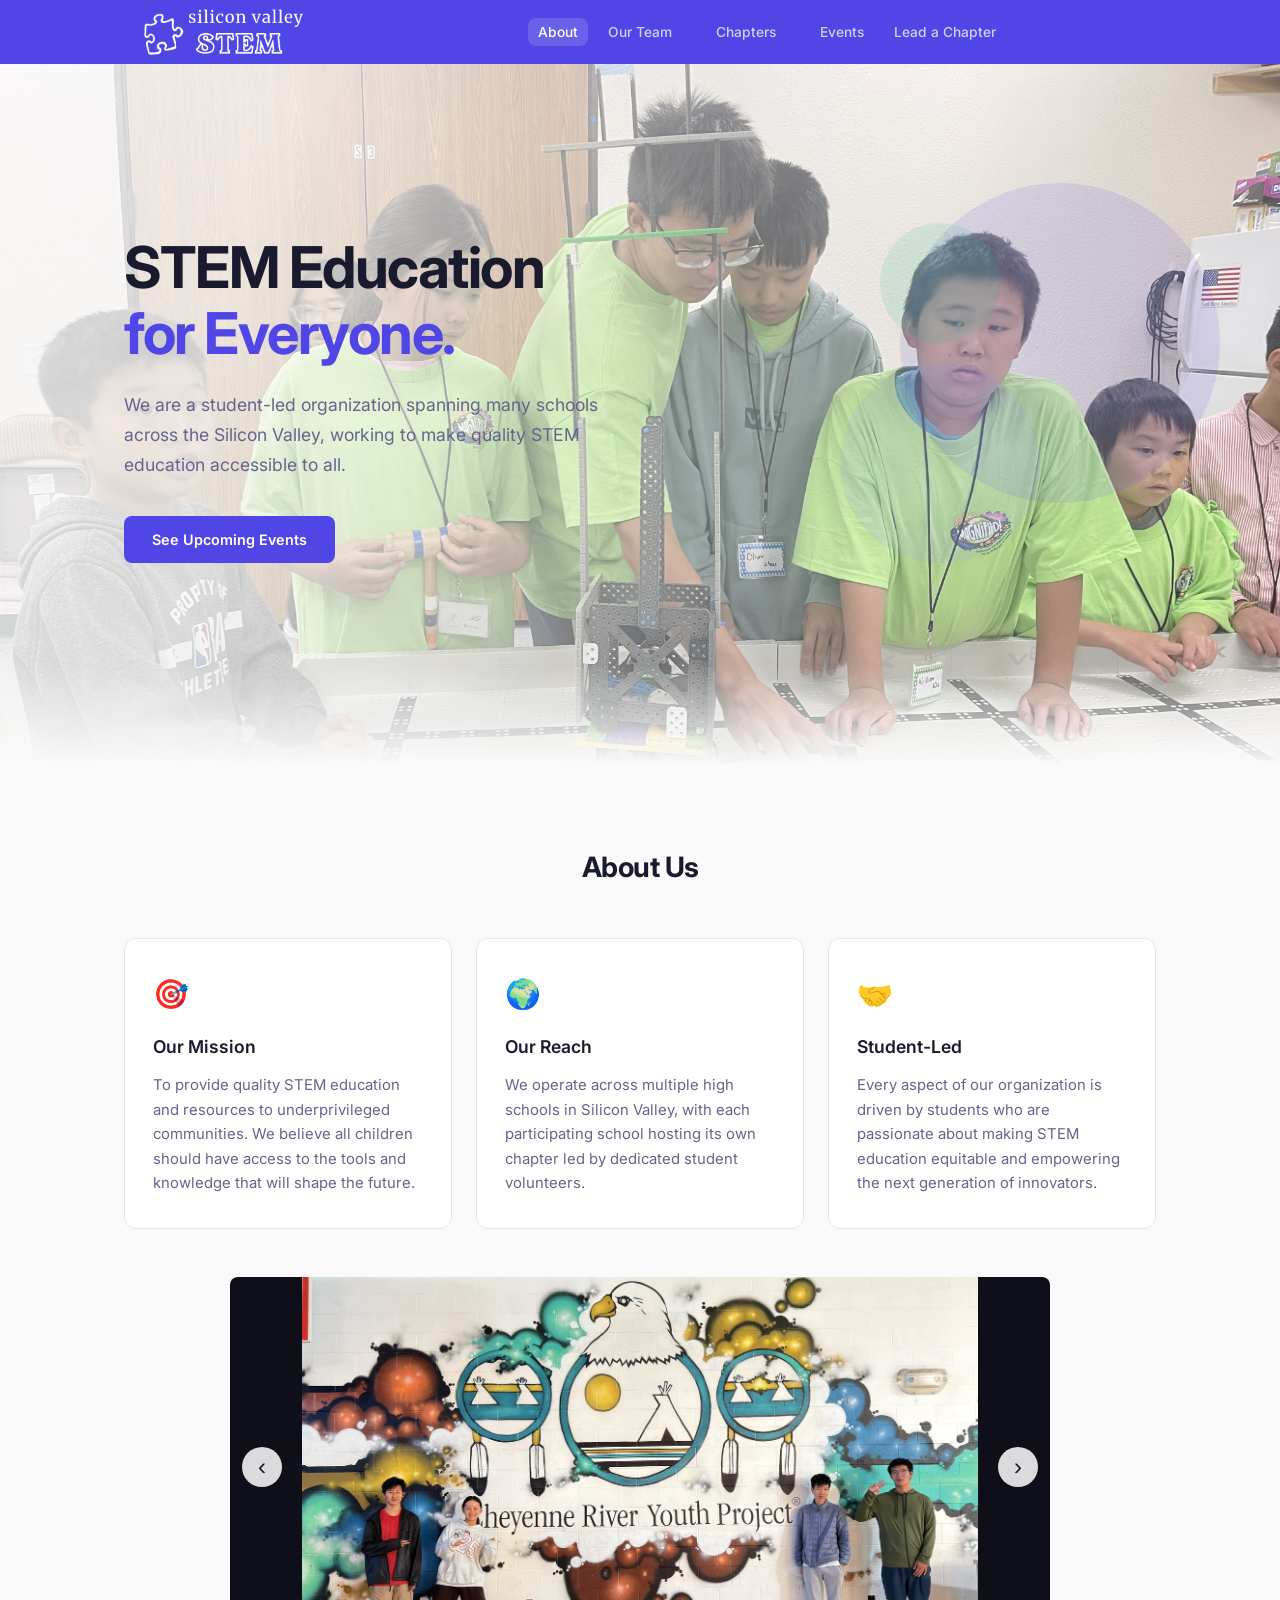
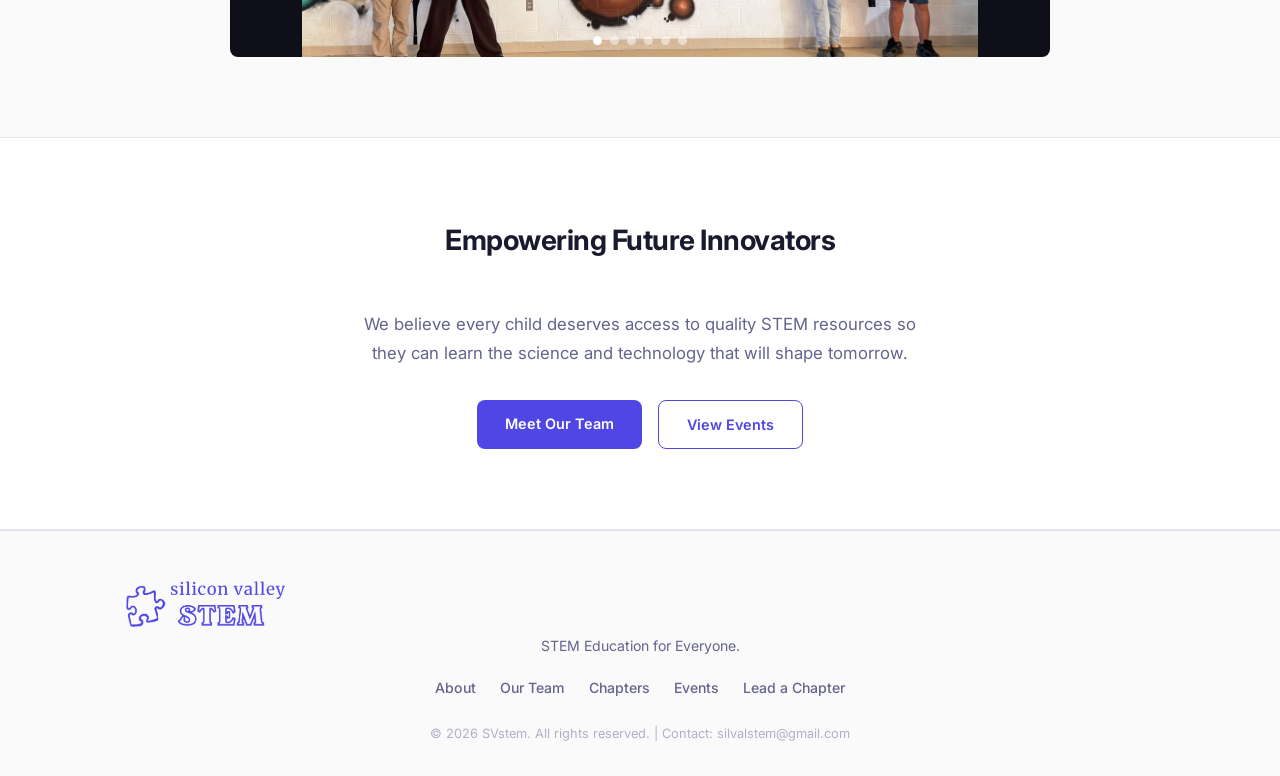
<file: index.html>
<!DOCTYPE html>
<html lang="en">
<head>
  <meta charset="UTF-8">
  <meta name="viewport" content="width=device-width, initial-scale=1.0">
  <meta name="description" content="SVstem — A student-led organization providing quality STEM education and resources to underprivileged communities across Silicon Valley.">
  <title>SVstem — STEM Education for All</title>
  <link rel="preconnect" href="https://fonts.googleapis.com">
  <link rel="preconnect" href="https://fonts.gstatic.com" crossorigin>
  <link href="https://fonts.googleapis.com/css2?family=Inter:wght@300;400;500;600;700&display=swap" rel="stylesheet">
  <link rel="icon" href="favicon.ico" sizes="any">
  <link rel="icon" type="image/png" href="favicon.png">
  <link rel="apple-touch-icon" href="apple-touch-icon.png">
  <link rel="stylesheet" href="styles.css">
</head>
<body>
  <nav id="main-nav">
    <div class="nav-container">
      <a href="index.html" class="nav-logo"><img src="data/logo.png" alt="Silicon Valley STEM"></a>
      <button class="nav-toggle" id="nav-toggle" aria-label="Toggle navigation">
        <span></span><span></span><span></span>
      </button>
      <ul class="nav-links" id="nav-links">
        <li class="nav-links-group nav-links-group-start">
          <div class="nav-links-row">
            <a href="index.html" class="active">About</a>
            <a href="team.html">Our Team</a>
          </div>
        </li>
        <li class="nav-links-group nav-links-group-center">
          <a href="chapters.html">Chapters</a>
        </li>
        <li class="nav-links-group nav-links-group-end">
          <div class="nav-links-row">
            <a href="events.html">Events</a>
            <a href="lead-a-chapter.html">Lead a Chapter</a>
          </div>
        </li>
      </ul>
    </div>
  </nav>

  <main>
    <section class="hero" id="hero">
      <div class="hero-inner">
        <div class="hero-content">
          <h1 class="hero-title">STEM Education<br><span class="text-accent">for Everyone.</span></h1>
          <p class="hero-subtitle">We are a student-led organization spanning many schools across the Silicon Valley, working to make quality STEM education accessible to all.</p>
          <a href="events.html" class="btn btn-primary">See Upcoming Events</a>
        </div>
        <div class="hero-decoration">
          <div class="hero-shape shape-1"></div>
          <div class="hero-shape shape-2"></div>
          <div class="hero-shape shape-3"></div>
        </div>
      </div>
    </section>

    <section class="section" id="about">
      <div class="container">
        <h2 class="section-title">About Us</h2>
        <div class="about-grid">
          <div class="about-card">
            <div class="about-icon">🎯</div>
            <h3>Our Mission</h3>
            <p>To provide quality STEM education and resources to underprivileged communities. We believe all children should have access to the tools and knowledge that will shape the future.</p>
          </div>
          <div class="about-card">
            <div class="about-icon">🌍</div>
            <h3>Our Reach</h3>
            <p>We operate across multiple high schools in Silicon Valley, with each participating school hosting its own chapter led by dedicated student volunteers.</p>
          </div>
          <div class="about-card">
            <div class="about-icon">🤝</div>
            <h3>Student-Led</h3>
            <p>Every aspect of our organization is driven by students who are passionate about making STEM education equitable and empowering the next generation of innovators.</p>
          </div>
        </div>

        <div class="about-gallery">
          <div class="event-slideshow" data-slideshow>
            <div class="slide-viewport">
              <div class="slide-track">
                <img class="slide" src="data/cryp4.jpg" alt="SVstem volunteers at the Cheyenne River Youth Project" loading="lazy">
                <img class="slide" src="data/scratchworkshop1.jpeg" alt="Game design workshop at Alum Rock library" loading="lazy">
                <img class="slide" src="data/cryp2.png" alt="Students learning to code" loading="lazy">
                <img class="slide" src="data/scratchworkshop3.jpeg" alt="Participants building games in Scratch" loading="lazy">
                <img class="slide" src="data/cryp3.png" alt="Hands-on STEM instruction" loading="lazy">
                <img class="slide" src="data/cryp5.png" alt="Mentoring participants one-on-one" loading="lazy">
              </div>
              <button type="button" class="slide-arrow slide-prev" aria-label="Previous photo">‹</button>
              <button type="button" class="slide-arrow slide-next" aria-label="Next photo">›</button>
              <div class="slide-dots" aria-hidden="true"></div>
            </div>
          </div>
        </div>
      </div>
    </section>

    <section class="section section-alt" id="cta">
      <div class="container cta-container">
        <h2 class="section-title">Empowering Future Innovators</h2>
        <p class="cta-text">We believe every child deserves access to quality STEM resources so they can learn the science and technology that will shape tomorrow.</p>
        <div class="cta-actions">
          <a href="team.html" class="btn btn-primary">Meet Our Team</a>
          <a href="events.html" class="btn btn-outline">View Events</a>
        </div>
      </div>
    </section>
  </main>

  <footer id="main-footer">
    <div class="container footer-content">
      <div class="footer-brand">
        <span class="nav-logo"><img src="data/logo-footer.png" alt="Silicon Valley STEM"></span>
        <p>STEM Education for Everyone.</p>
      </div>
      <div class="footer-links">
        <a href="index.html">About</a>
        <a href="team.html">Our Team</a>
        <a href="chapters.html">Chapters</a>
        <a href="events.html">Events</a>
        <a href="lead-a-chapter.html">Lead a Chapter</a>
      </div>
      <p class="footer-copy">&copy; 2026 SVstem. All rights reserved. | Contact: silvalstem@gmail.com</p>
    </div>
  </footer>

  <script src="script.js"></script>
</body>
</html>
</file>
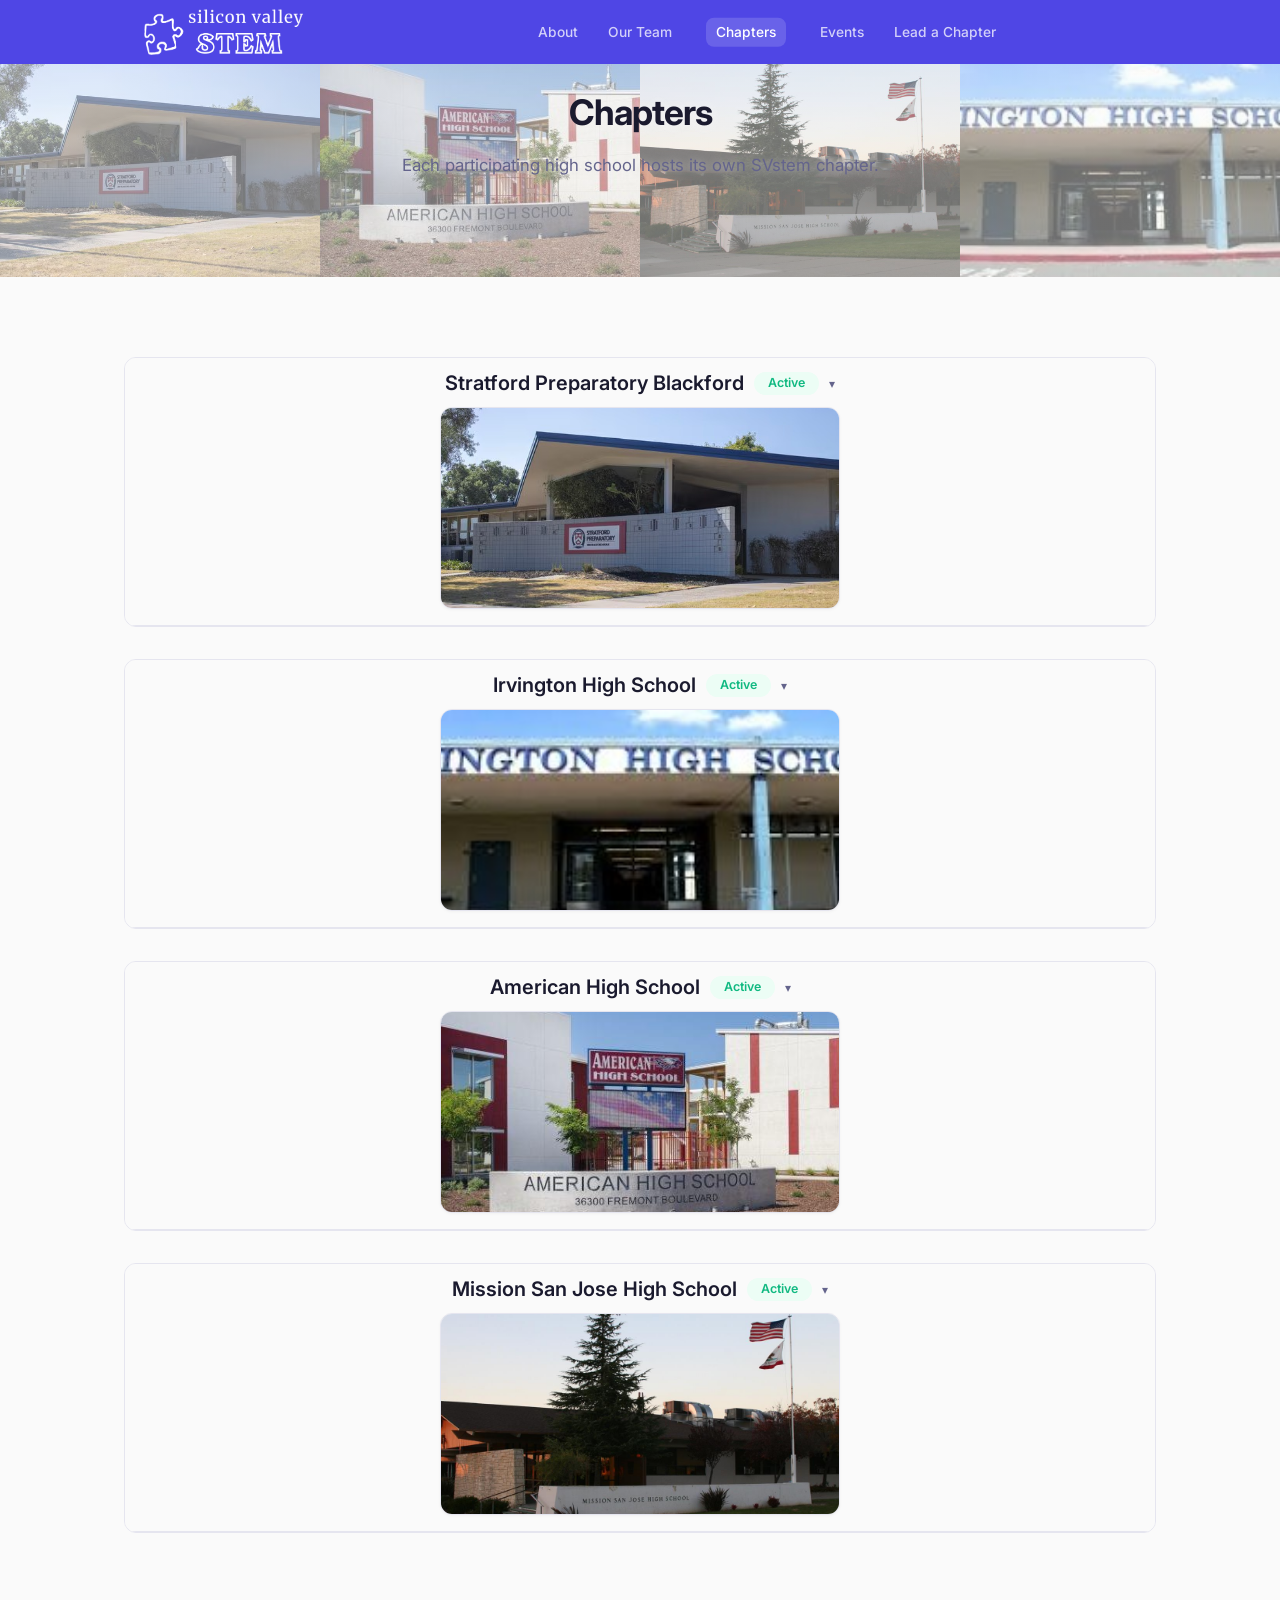
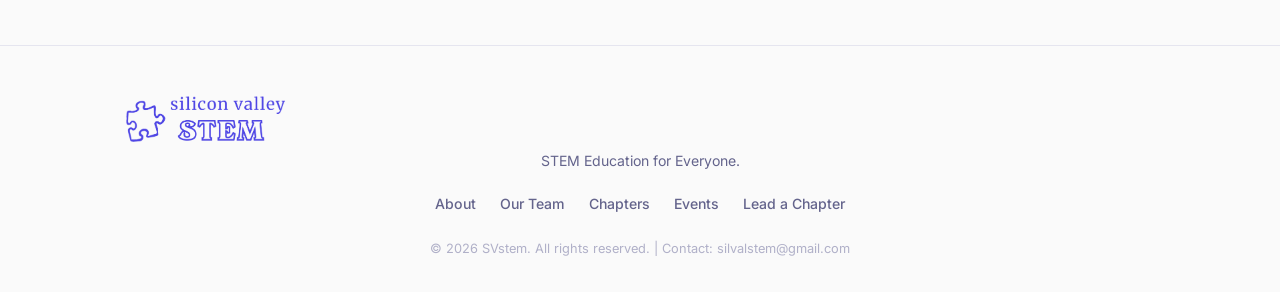
<file: chapters.html>
<!DOCTYPE html>
<html lang="en">
<head>
  <meta charset="UTF-8">
  <meta name="viewport" content="width=device-width, initial-scale=1.0">
  <meta name="description" content="SVstem chapters — each participating high school hosts a student-run chapter dedicated to STEM outreach.">
  <title>Chapters — SVstem</title>
  <link rel="preconnect" href="https://fonts.googleapis.com">
  <link rel="preconnect" href="https://fonts.gstatic.com" crossorigin>
  <link href="https://fonts.googleapis.com/css2?family=Inter:wght@300;400;500;600;700&display=swap" rel="stylesheet">
  <link rel="icon" href="favicon.ico" sizes="any">
  <link rel="icon" type="image/png" href="favicon.png">
  <link rel="apple-touch-icon" href="apple-touch-icon.png">
  <link rel="stylesheet" href="styles.css">
</head>
<body>
  <nav id="main-nav">
    <div class="nav-container">
      <a href="index.html" class="nav-logo"><img src="data/logo.png" alt="Silicon Valley STEM"></a>
      <button class="nav-toggle" id="nav-toggle" aria-label="Toggle navigation">
        <span></span><span></span><span></span>
      </button>
      <ul class="nav-links" id="nav-links">
        <li class="nav-links-group nav-links-group-start">
          <div class="nav-links-row">
            <a href="index.html">About</a>
            <a href="team.html">Our Team</a>
          </div>
        </li>
        <li class="nav-links-group nav-links-group-center">
          <a href="chapters.html" class="active">Chapters</a>
        </li>
        <li class="nav-links-group nav-links-group-end">
          <div class="nav-links-row">
            <a href="events.html">Events</a>
            <a href="lead-a-chapter.html">Lead a Chapter</a>
          </div>
        </li>
      </ul>
    </div>
  </nav>

  <main>
    <section class="page-header" id="chapters-header">
      <div class="container">
        <h1 class="page-title">Chapters</h1>
        <p class="page-description">Each participating high school hosts its own SVstem chapter.</p>
      </div>
    </section>

    <section class="section" id="chapters-list">
      <div class="container">
        <div class="chapter-card" id="chapter-stratford">
          <div class="chapter-top">
            <div class="chapter-top-inner">
              <h2 class="chapter-name-heading">
                <button type="button" class="chapter-name-toggle" id="chapter-stratford-toggle" aria-expanded="false" aria-controls="chapter-stratford-body">
                  <span class="chapter-name">Stratford Preparatory Blackford</span>
                  <span class="chapter-badge">Active</span>
                  <span class="chapter-name-chevron" aria-hidden="true">▾</span>
                </button>
              </h2>
              <div class="chapter-photo-frame">
                <img class="chapter-photo" src="data/stratford-prep.jpg" alt="Stratford Preparatory Blackford campus" loading="lazy">
              </div>
            </div>
          </div>
          <div class="chapter-sections" id="chapter-stratford-body" hidden>
            <div class="chapter-section">
              <h3>Chapter Board</h3>
              <div class="chapter-board">
                <div class="board-member">
                  <div class="board-avatar-photo" style="background-image: url('data/alanlin.png')" role="img" aria-label="Alan Lin"></div>
                  <div>
                    <p class="board-name">Alan Lin</p>
                    <p class="board-role">Head of Board</p>
                  </div>
                </div>
                <div class="board-member">
                  <div class="board-avatar">EN</div>
                  <div>
                    <p class="board-name">Ethan Nguyen</p>
                    <p class="board-role">Head of Board</p>
                  </div>
                </div>
              </div>
            </div>
          </div>
        </div>

        <div class="chapter-card" id="chapter-irvington">
          <div class="chapter-top">
            <div class="chapter-top-inner">
              <h2 class="chapter-name-heading">
                <button type="button" class="chapter-name-toggle" id="chapter-irvington-toggle" aria-expanded="false" aria-controls="chapter-irvington-body">
                  <span class="chapter-name">Irvington High School</span>
                  <span class="chapter-badge">Active</span>
                  <span class="chapter-name-chevron" aria-hidden="true">▾</span>
                </button>
              </h2>
              <div class="chapter-photo-frame">
                <img class="chapter-photo" src="data/irvington.jpg" alt="Irvington High School campus" loading="lazy">
              </div>
            </div>
          </div>
          <div class="chapter-sections" id="chapter-irvington-body" hidden>
            <div class="chapter-section">
              <h3>Chapter Board</h3>
              <div class="chapter-board">
                <div class="board-member">
                  <div class="board-avatar-photo" style="background-image: url('data/jeffreywu.png')" role="img" aria-label="Jeffrey Wu"></div>
                  <div>
                    <p class="board-name">Jeffrey Wu</p>
                    <p class="board-role">Head of Board</p>
                  </div>
                </div>
              </div>
            </div>
          </div>
        </div>

        <div class="chapter-card" id="chapter-american">
          <div class="chapter-top">
            <div class="chapter-top-inner">
              <h2 class="chapter-name-heading">
                <button type="button" class="chapter-name-toggle" id="chapter-american-toggle" aria-expanded="false" aria-controls="chapter-american-body">
                  <span class="chapter-name">American High School</span>
                  <span class="chapter-badge">Active</span>
                  <span class="chapter-name-chevron" aria-hidden="true">▾</span>
                </button>
              </h2>
              <div class="chapter-photo-frame">
                <img class="chapter-photo" src="data/american-high.jpg" alt="American High School campus" loading="lazy">
              </div>
            </div>
          </div>
          <div class="chapter-sections" id="chapter-american-body" hidden>
            <div class="chapter-section">
              <h3>Chapter Board</h3>
              <div class="chapter-board">
                <div class="board-member">
                  <div class="board-avatar-photo" style="background-image: url('data/nathanzhang.png')" role="img" aria-label="Nathan Zhang"></div>
                  <div>
                    <p class="board-name">Nathan Zhang</p>
                    <p class="board-role">Head of Board</p>
                  </div>
                </div>
              </div>
            </div>
          </div>
        </div>

        <div class="chapter-card" id="chapter-mission">
          <div class="chapter-top">
            <div class="chapter-top-inner">
              <h2 class="chapter-name-heading">
                <button type="button" class="chapter-name-toggle" id="chapter-mission-toggle" aria-expanded="false" aria-controls="chapter-mission-body">
                  <span class="chapter-name">Mission San Jose High School</span>
                  <span class="chapter-badge">Active</span>
                  <span class="chapter-name-chevron" aria-hidden="true">▾</span>
                </button>
              </h2>
              <div class="chapter-photo-frame">
                <img class="chapter-photo" src="data/mission-san-jose.jpg" alt="Mission San Jose High School campus" loading="lazy">
              </div>
            </div>
          </div>
          <div class="chapter-sections" id="chapter-mission-body" hidden>
            <div class="chapter-section">
              <h3>Chapter Board</h3>
              <div class="chapter-board">
                <div class="board-member">
                  <div class="board-avatar-photo" style="background-image: url('data/minluzhao.png')" role="img" aria-label="Minlu Zhao"></div>
                  <div>
                    <p class="board-name">Minlu Zhao</p>
                    <p class="board-role">Head of Board</p>
                  </div>
                </div>
              </div>
            </div>
          </div>
        </div>
      </div>
    </section>
  </main>

  <footer id="main-footer">
    <div class="container footer-content">
      <div class="footer-brand">
        <span class="nav-logo"><img src="data/logo-footer.png" alt="Silicon Valley STEM"></span>
        <p>STEM Education for Everyone.</p>
      </div>
      <div class="footer-links">
        <a href="index.html">About</a>
        <a href="team.html">Our Team</a>
        <a href="chapters.html">Chapters</a>
        <a href="events.html">Events</a>
        <a href="lead-a-chapter.html">Lead a Chapter</a>
      </div>
      <p class="footer-copy">&copy; 2026 SVstem. All rights reserved. | Contact: silvalstem@gmail.com</p>
    </div>
  </footer>

  <script src="script.js"></script>
</body>
</html>
</file>
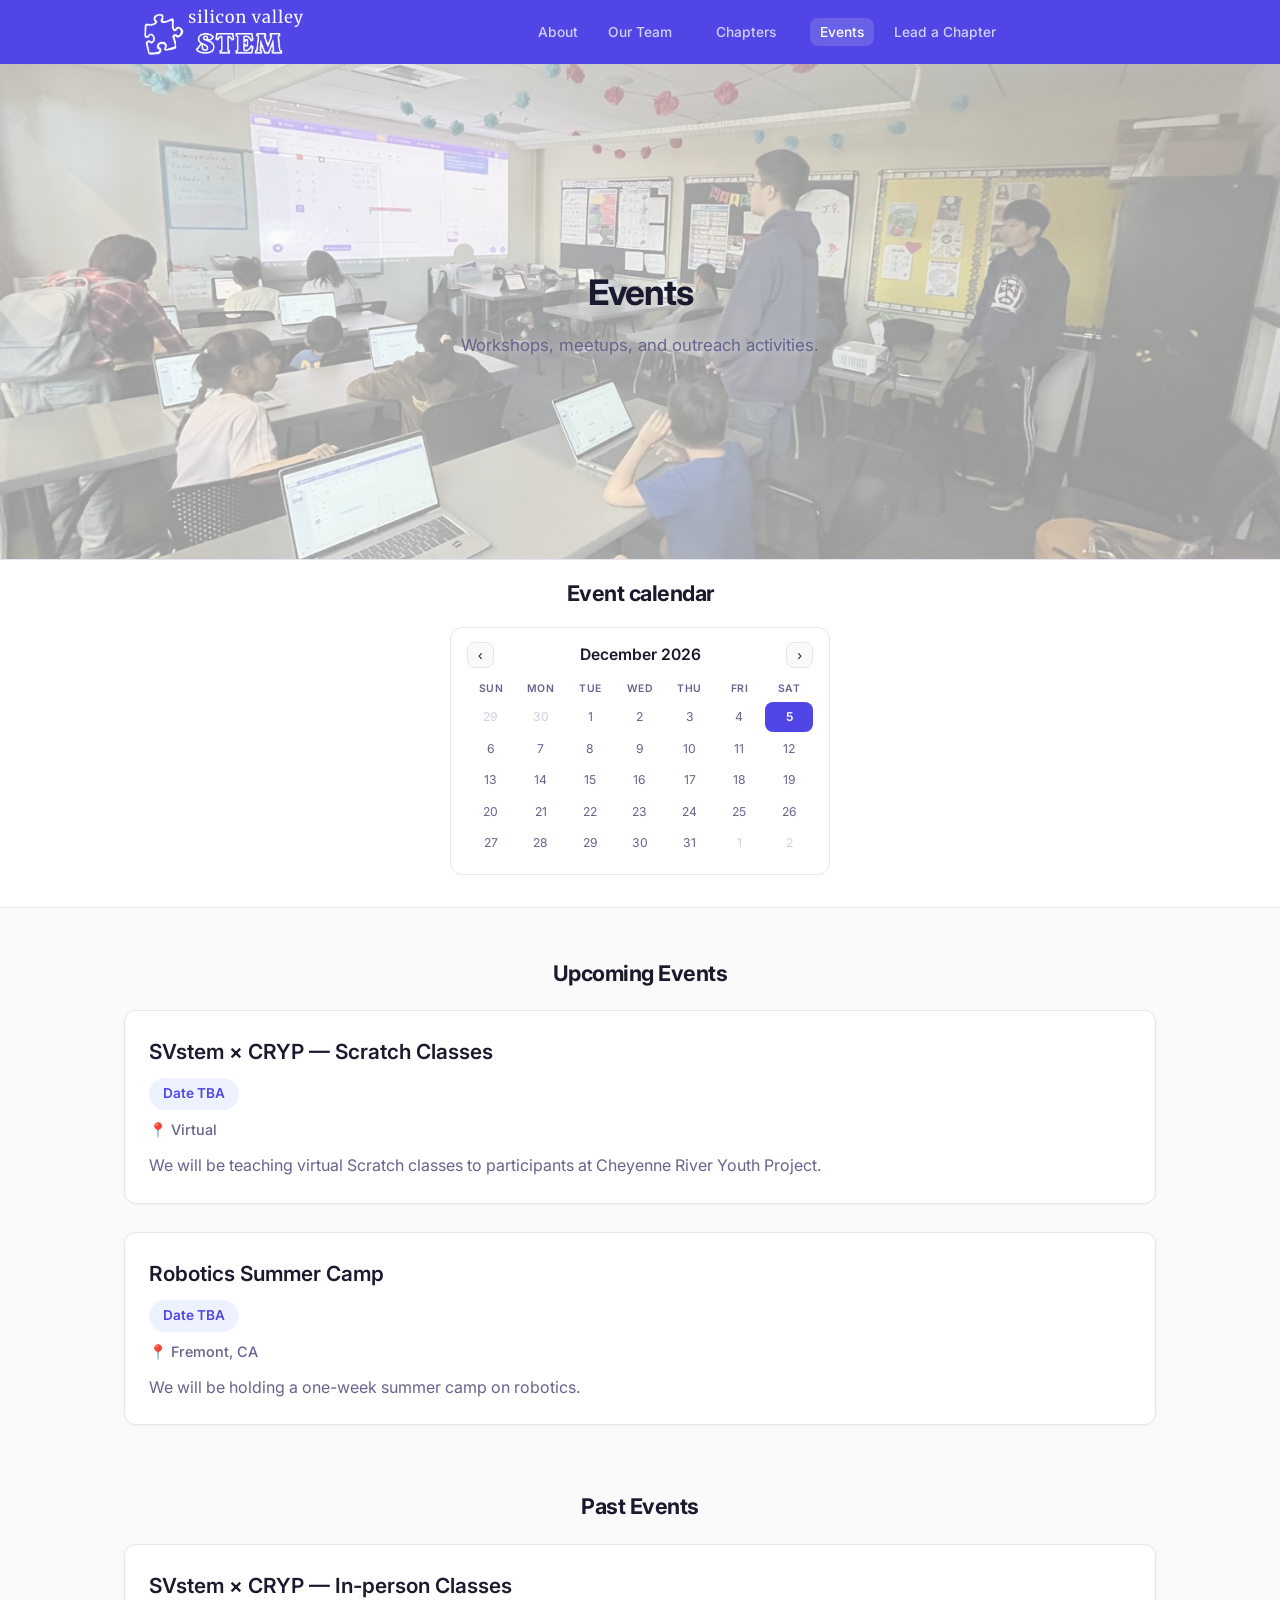
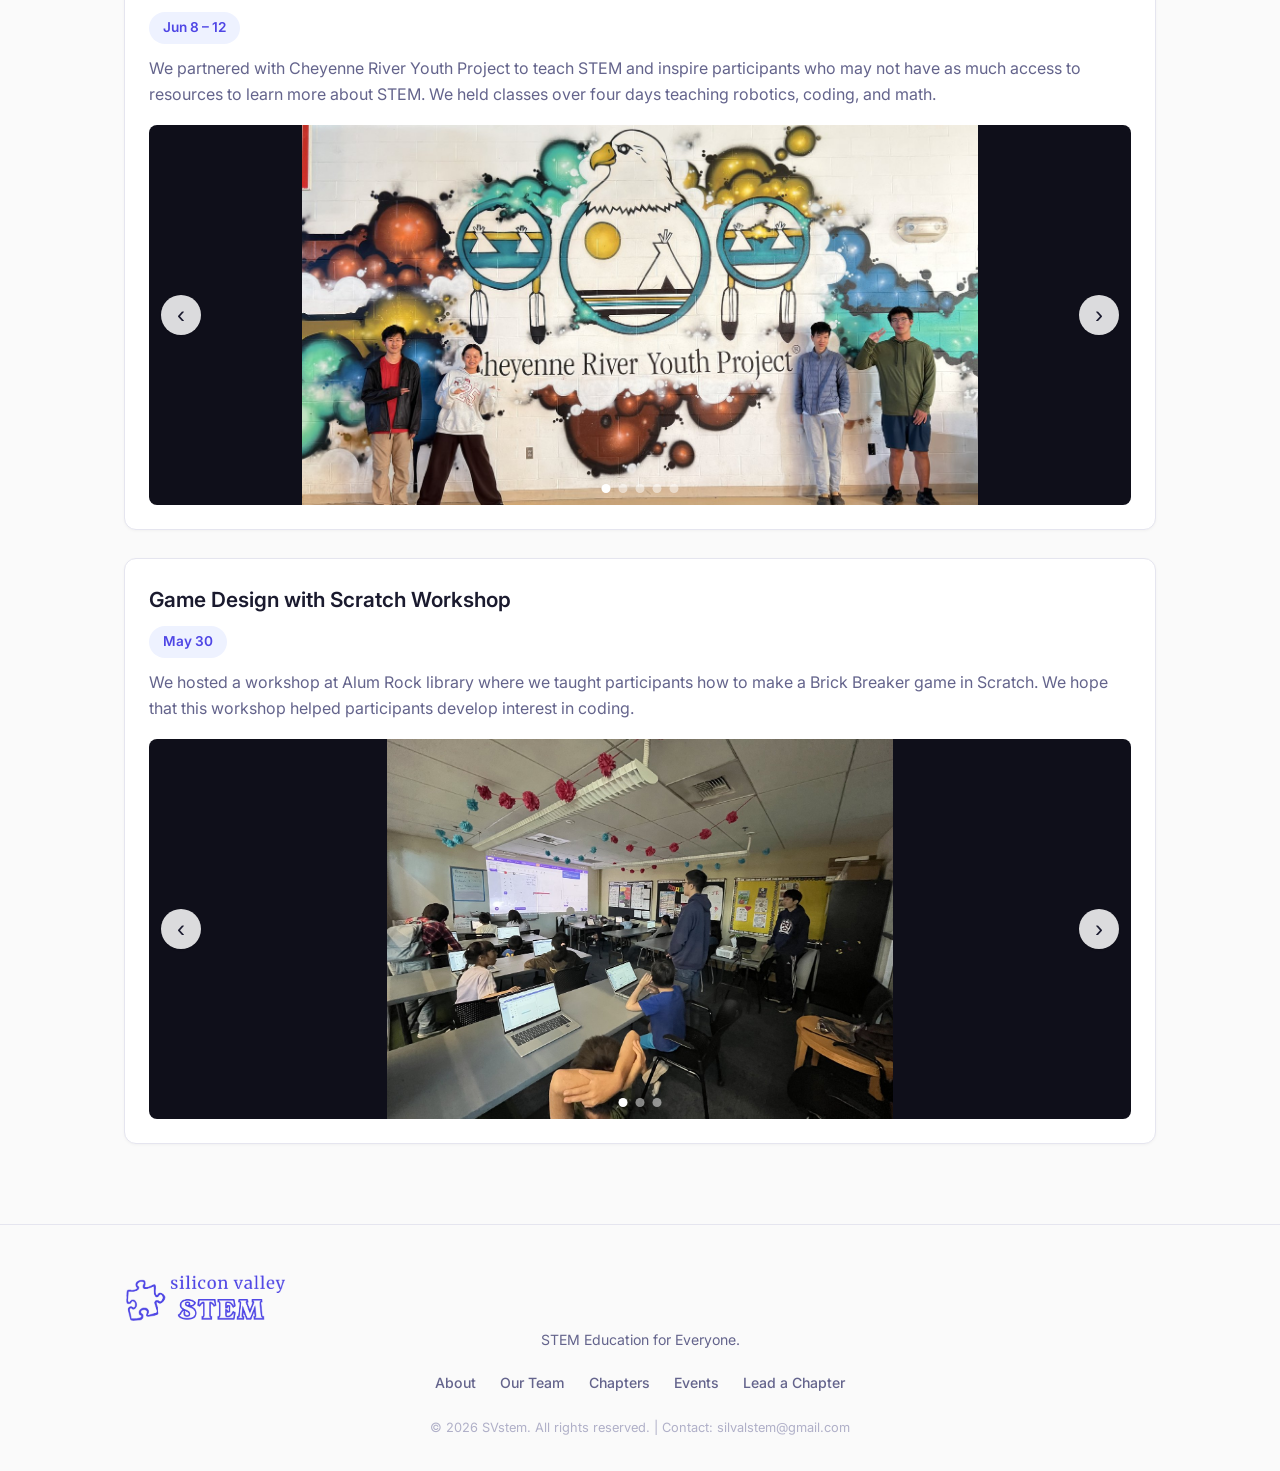
<file: events.html>
<!DOCTYPE html>
<html lang="en">
<head>
  <meta charset="UTF-8">
  <meta name="viewport" content="width=device-width, initial-scale=1.0">
  <meta name="description" content="Upcoming SVstem events — workshops, hackathons, and STEM outreach activities across Silicon Valley.">
  <title>Events — SVstem</title>
  <link rel="preconnect" href="https://fonts.googleapis.com">
  <link rel="preconnect" href="https://fonts.gstatic.com" crossorigin>
  <link href="https://fonts.googleapis.com/css2?family=Inter:wght@300;400;500;600;700&display=swap" rel="stylesheet">
  <link rel="icon" href="favicon.ico" sizes="any">
  <link rel="icon" type="image/png" href="favicon.png">
  <link rel="apple-touch-icon" href="apple-touch-icon.png">
  <link rel="stylesheet" href="styles.css">
</head>
<body>
  <nav id="main-nav">
    <div class="nav-container">
      <a href="index.html" class="nav-logo"><img src="data/logo.png" alt="Silicon Valley STEM"></a>
      <button class="nav-toggle" id="nav-toggle" aria-label="Toggle navigation">
        <span></span><span></span><span></span>
      </button>
      <ul class="nav-links" id="nav-links">
        <li class="nav-links-group nav-links-group-start">
          <div class="nav-links-row">
            <a href="index.html">About</a>
            <a href="team.html">Our Team</a>
          </div>
        </li>
        <li class="nav-links-group nav-links-group-center">
          <a href="chapters.html">Chapters</a>
        </li>
        <li class="nav-links-group nav-links-group-end">
          <div class="nav-links-row">
            <a href="events.html" class="active">Events</a>
            <a href="lead-a-chapter.html">Lead a Chapter</a>
          </div>
        </li>
      </ul>
    </div>
  </nav>

  <main>
    <section class="page-header" id="events-header">
      <div class="container">
        <h1 class="page-title">Events</h1>
        <p class="page-description">Workshops, meetups, and outreach activities.</p>
      </div>
    </section>

    <section class="section section-alt" id="events-calendar">
      <div class="container">
        <h2 class="section-title">Event calendar</h2>
        <div class="calendar-wrapper">
          <div class="calendar-nav">
            <button type="button" class="calendar-btn" id="cal-prev" aria-label="Previous month">‹</button>
            <span class="calendar-month" id="cal-month-label"></span>
            <button type="button" class="calendar-btn" id="cal-next" aria-label="Next month">›</button>
          </div>
          <div class="calendar-grid">
            <div class="calendar-day-header">Sun</div>
            <div class="calendar-day-header">Mon</div>
            <div class="calendar-day-header">Tue</div>
            <div class="calendar-day-header">Wed</div>
            <div class="calendar-day-header">Thu</div>
            <div class="calendar-day-header">Fri</div>
            <div class="calendar-day-header">Sat</div>
            <div id="cal-days"></div>
          </div>
        </div>
      </div>
    </section>

    <section class="section" id="events-listing">
      <div class="container">
        <h2 class="section-title">Upcoming Events</h2>
        <div class="events-list">

          <article class="event-card">
            <div class="event-head">
              <h3 class="event-name">SVstem &times; CRYP — Scratch Classes</h3>
              <span class="event-date-badge">Date TBA</span>
            </div>
            <p class="event-location">Virtual</p>
            <p class="event-desc">We will be teaching virtual Scratch classes to participants at Cheyenne River Youth Project.</p>
          </article>

          <article class="event-card">
            <div class="event-head">
              <h3 class="event-name">Robotics Summer Camp</h3>
              <span class="event-date-badge">Date TBA</span>
            </div>
            <p class="event-location">Fremont, CA</p>
            <p class="event-desc">We will be holding a one-week summer camp on robotics.</p>
          </article>

        </div>

        <h2 class="section-title events-past-title">Past Events</h2>
        <div class="events-list">

          <article class="event-card">
            <div class="event-head">
              <h3 class="event-name">SVstem &times; CRYP — In-person Classes</h3>
              <span class="event-date-badge">Jun 8 – 12</span>
            </div>
            <p class="event-desc">We partnered with Cheyenne River Youth Project to teach STEM and inspire participants who may not have as much access to resources to learn more about STEM. We held classes over four days teaching robotics, coding, and math.</p>
            <div class="event-slideshow" data-slideshow>
              <div class="slide-viewport">
                <div class="slide-track">
                  <img class="slide" src="data/cryp4.jpg" alt="SVstem team at the Cheyenne River Youth Project mural" loading="lazy">
                  <img class="slide" src="data/cryp2.png" alt="Students working at computers" loading="lazy">
                  <img class="slide" src="data/cryp3.png" alt="Students gathered around a laptop" loading="lazy">
                  <img class="slide" src="data/cryp5.png" alt="Mentor helping a participant" loading="lazy">
                  <img class="slide" src="data/cryp1.png" alt="Participants coding together" loading="lazy">
                </div>
                <button type="button" class="slide-arrow slide-prev" aria-label="Previous photo">‹</button>
                <button type="button" class="slide-arrow slide-next" aria-label="Next photo">›</button>
                <div class="slide-dots" aria-hidden="true"></div>
              </div>
            </div>
          </article>

          <article class="event-card">
            <div class="event-head">
              <h3 class="event-name">Game Design with Scratch Workshop</h3>
              <span class="event-date-badge">May 30</span>
            </div>
            <p class="event-desc">We hosted a workshop at Alum Rock library where we taught participants how to make a Brick Breaker game in Scratch. We hope that this workshop helped participants develop interest in coding.</p>
            <div class="event-slideshow" data-slideshow>
              <div class="slide-viewport">
                <div class="slide-track">
                  <img class="slide" src="data/scratchworkshop1.jpeg" alt="Participants coding their Brick Breaker game in Scratch" loading="lazy">
                  <img class="slide" src="data/scratchworkshop2.jpeg" alt="Workshop in progress at Alum Rock library" loading="lazy">
                  <img class="slide" src="data/scratchworkshop3.jpeg" alt="A participant's finished Scratch game on screen" loading="lazy">
                </div>
                <button type="button" class="slide-arrow slide-prev" aria-label="Previous photo">‹</button>
                <button type="button" class="slide-arrow slide-next" aria-label="Next photo">›</button>
                <div class="slide-dots" aria-hidden="true"></div>
              </div>
            </div>
          </article>

        </div>
      </div>
    </section>
  </main>

  <footer id="main-footer">
    <div class="container footer-content">
      <div class="footer-brand">
        <span class="nav-logo"><img src="data/logo-footer.png" alt="Silicon Valley STEM"></span>
        <p>STEM Education for Everyone.</p>
      </div>
      <div class="footer-links">
        <a href="index.html">About</a>
        <a href="team.html">Our Team</a>
        <a href="chapters.html">Chapters</a>
        <a href="events.html">Events</a>
        <a href="lead-a-chapter.html">Lead a Chapter</a>
      </div>
      <p class="footer-copy">&copy; 2026 SVstem. All rights reserved. | Contact: silvalstem@gmail.com</p>
    </div>
  </footer>

  <script src="script.js"></script>
</body>
</html>
</file>
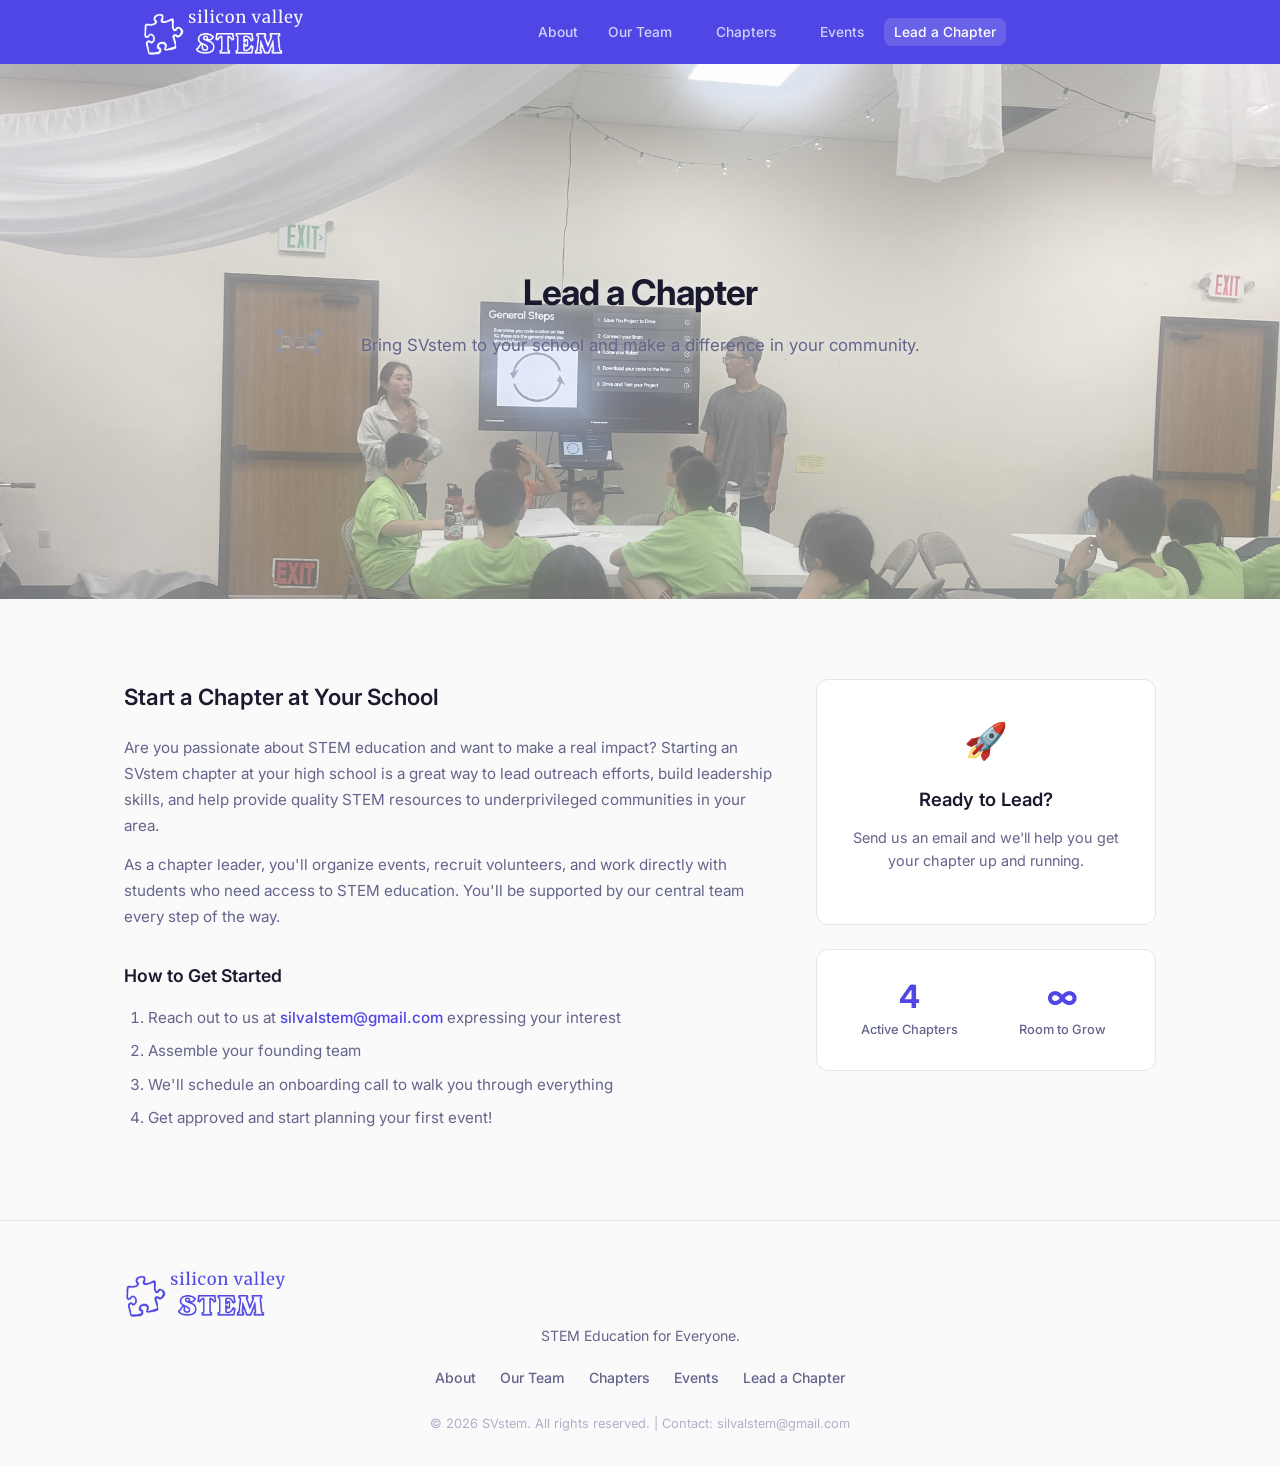
<file: lead-a-chapter.html>
<!DOCTYPE html>
<html lang="en">
<head>
  <meta charset="UTF-8">
  <meta name="viewport" content="width=device-width, initial-scale=1.0">
  <meta name="description" content="Start an SVstem chapter at your school — lead STEM outreach in your community.">
  <title>Lead a Chapter — SVstem</title>
  <link rel="preconnect" href="https://fonts.googleapis.com">
  <link rel="preconnect" href="https://fonts.gstatic.com" crossorigin>
  <link href="https://fonts.googleapis.com/css2?family=Inter:wght@300;400;500;600;700&display=swap" rel="stylesheet">
  <link rel="icon" href="favicon.ico" sizes="any">
  <link rel="icon" type="image/png" href="favicon.png">
  <link rel="apple-touch-icon" href="apple-touch-icon.png">
  <link rel="stylesheet" href="styles.css">
</head>
<body>
  <nav id="main-nav">
    <div class="nav-container">
      <a href="index.html" class="nav-logo"><img src="data/logo.png" alt="Silicon Valley STEM"></a>
      <button class="nav-toggle" id="nav-toggle" aria-label="Toggle navigation">
        <span></span><span></span><span></span>
      </button>
      <ul class="nav-links" id="nav-links">
        <li class="nav-links-group nav-links-group-start">
          <div class="nav-links-row">
            <a href="index.html">About</a>
            <a href="team.html">Our Team</a>
          </div>
        </li>
        <li class="nav-links-group nav-links-group-center">
          <a href="chapters.html">Chapters</a>
        </li>
        <li class="nav-links-group nav-links-group-end">
          <div class="nav-links-row">
            <a href="events.html">Events</a>
            <a href="lead-a-chapter.html" class="active">Lead a Chapter</a>
          </div>
        </li>
      </ul>
    </div>
  </nav>

  <main>
    <section class="page-header" id="lead-header">
      <div class="container">
        <h1 class="page-title">Lead a Chapter</h1>
        <p class="page-description">Bring SVstem to your school and make a difference in your community.</p>
      </div>
    </section>

    <section class="section" id="lead-info">
      <div class="container">
        <div class="lead-grid">
          <div class="lead-content">
            <h2>Start a Chapter at Your School</h2>
            <p>Are you passionate about STEM education and want to make a real impact? Starting an SVstem chapter at your high school is a great way to lead outreach efforts, build leadership skills, and help provide quality STEM resources to underprivileged communities in your area.</p>
            <p>As a chapter leader, you'll organize events, recruit volunteers, and work directly with students who need access to STEM education. You'll be supported by our central team every step of the way.</p>

            <h3>How to Get Started</h3>
            <ol class="lead-list lead-list-ordered">
              <li>Reach out to us at <a href="mailto:silvalstem@gmail.com" class="inline-link">silvalstem@gmail.com</a> expressing your interest</li>
              <li>Assemble your founding team</li>
              <li>We'll schedule an onboarding call to walk you through everything</li>
              <li>Get approved and start planning your first event!</li>
            </ol>
          </div>

          <div class="lead-sidebar">
            <div class="lead-cta-card">
              <div class="lead-cta-icon">🚀</div>
              <h3>Ready to Lead?</h3>
              <p>Send us an email and we'll help you get your chapter up and running.</p>
            </div>

            <div class="lead-stats-card">
              <div class="lead-stat">
                <span class="lead-stat-number">4</span>
                <span class="lead-stat-label">Active Chapters</span>
              </div>
              <div class="lead-stat">
                <span class="lead-stat-number">∞</span>
                <span class="lead-stat-label">Room to Grow</span>
              </div>
            </div>
          </div>
        </div>
      </div>
    </section>
  </main>

  <footer id="main-footer">
    <div class="container footer-content">
      <div class="footer-brand">
        <span class="nav-logo"><img src="data/logo-footer.png" alt="Silicon Valley STEM"></span>
        <p>STEM Education for Everyone.</p>
      </div>
      <div class="footer-links">
        <a href="index.html">About</a>
        <a href="team.html">Our Team</a>
        <a href="chapters.html">Chapters</a>
        <a href="events.html">Events</a>
        <a href="lead-a-chapter.html">Lead a Chapter</a>
      </div>
      <p class="footer-copy">&copy; 2026 SVstem. All rights reserved. | Contact: silvalstem@gmail.com</p>
    </div>
  </footer>

  <script src="script.js"></script>
</body>
</html>
</file>
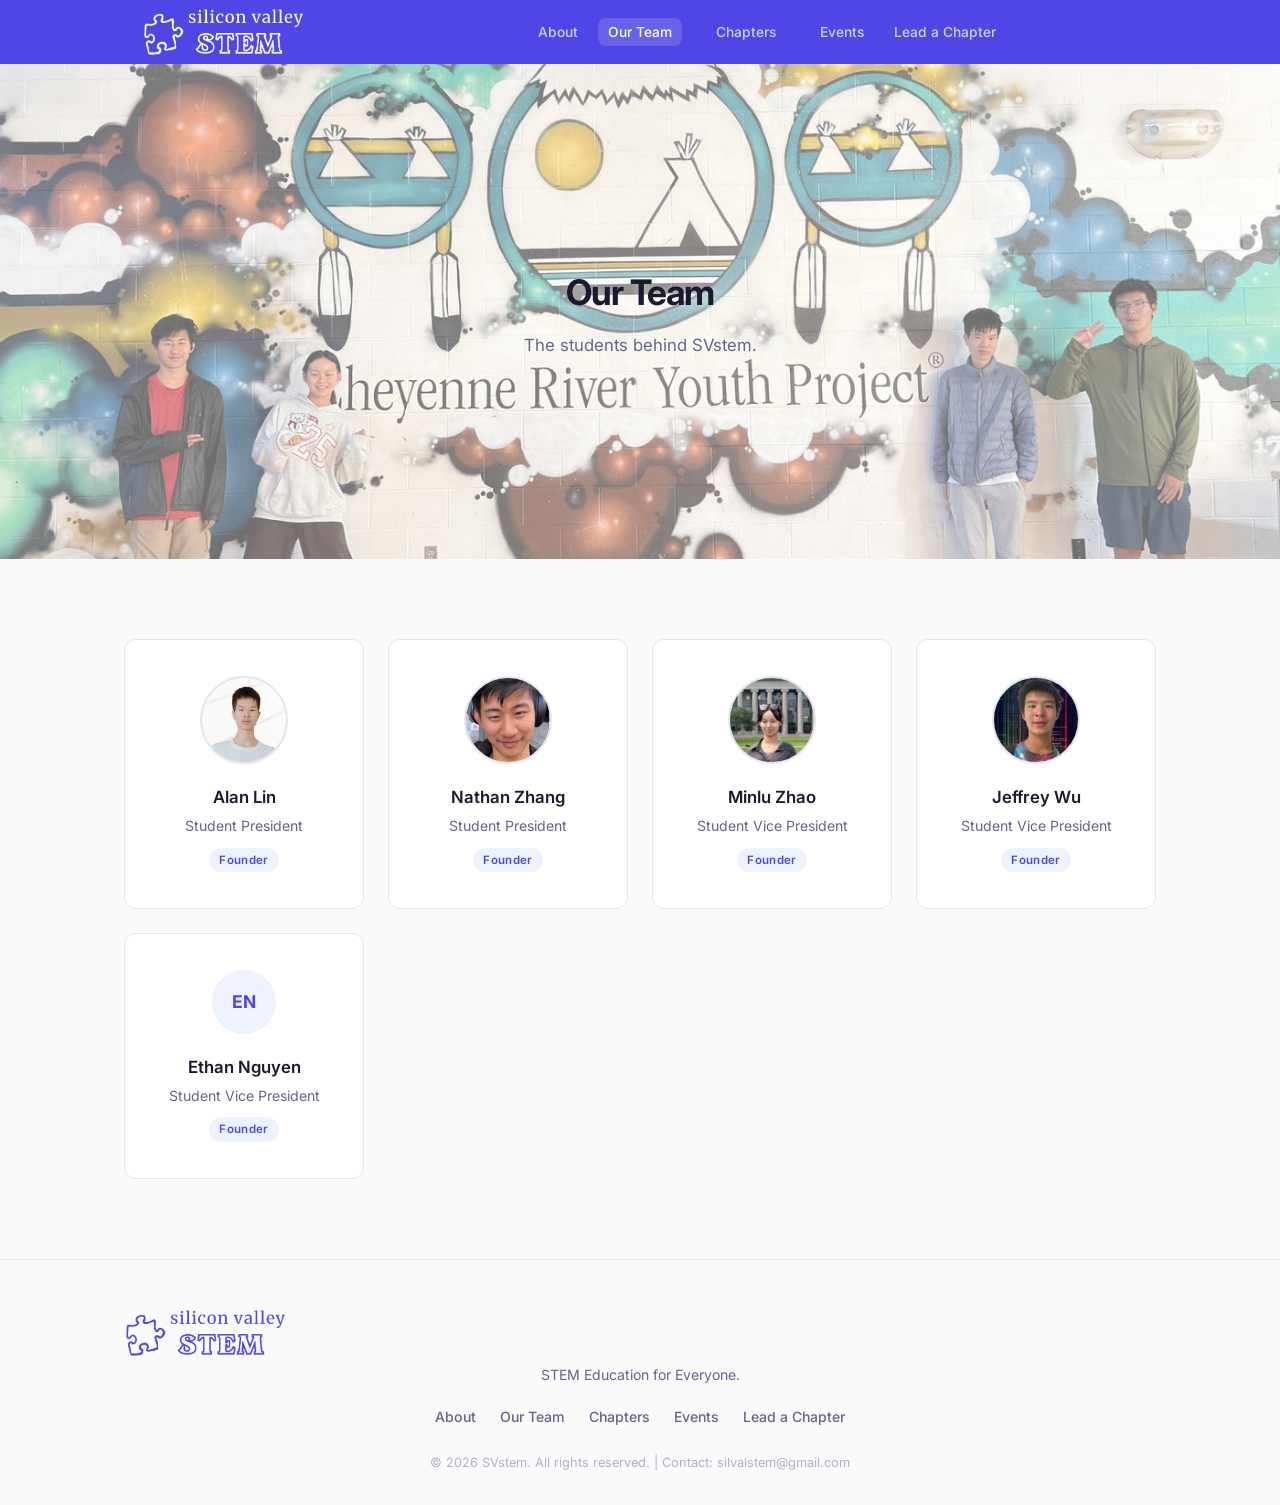
<file: team.html>
<!DOCTYPE html>
<html lang="en">
<head>
  <meta charset="UTF-8">
  <meta name="viewport" content="width=device-width, initial-scale=1.0">
  <meta name="description" content="Meet the SVstem leadership team — students dedicated to making STEM education accessible across Silicon Valley.">
  <title>Our Team — SVstem</title>
  <link rel="preconnect" href="https://fonts.googleapis.com">
  <link rel="preconnect" href="https://fonts.gstatic.com" crossorigin>
  <link href="https://fonts.googleapis.com/css2?family=Inter:wght@300;400;500;600;700&display=swap" rel="stylesheet">
  <link rel="icon" href="favicon.ico" sizes="any">
  <link rel="icon" type="image/png" href="favicon.png">
  <link rel="apple-touch-icon" href="apple-touch-icon.png">
  <link rel="stylesheet" href="styles.css">
</head>
<body>
  <nav id="main-nav">
    <div class="nav-container">
      <a href="index.html" class="nav-logo"><img src="data/logo.png" alt="Silicon Valley STEM"></a>
      <button class="nav-toggle" id="nav-toggle" aria-label="Toggle navigation">
        <span></span><span></span><span></span>
      </button>
      <ul class="nav-links" id="nav-links">
        <li class="nav-links-group nav-links-group-start">
          <div class="nav-links-row">
            <a href="index.html">About</a>
            <a href="team.html" class="active">Our Team</a>
          </div>
        </li>
        <li class="nav-links-group nav-links-group-center">
          <a href="chapters.html">Chapters</a>
        </li>
        <li class="nav-links-group nav-links-group-end">
          <div class="nav-links-row">
            <a href="events.html">Events</a>
            <a href="lead-a-chapter.html">Lead a Chapter</a>
          </div>
        </li>
      </ul>
    </div>
  </nav>

  <main>
    <section class="page-header" id="team-header">
      <div class="container">
        <h1 class="page-title">Our Team</h1>
        <p class="page-description">The students behind SVstem.</p>
      </div>
    </section>

    <section class="section" id="team-members">
      <div class="container">
        <div class="team-grid">

          <div class="team-card" id="member-alan">
            <div class="team-photo" style="background-image: url('data/alanlin.png')" role="img" aria-label="Alan Lin"></div>
            <h3 class="team-name">Alan Lin</h3>
            <p class="team-role">Student President</p>
            <span class="team-tag">Founder</span>
          </div>

          <div class="team-card" id="member-nathan">
            <div class="team-photo" style="background-image: url('data/nathanzhang.png')" role="img" aria-label="Nathan Zhang"></div>
            <h3 class="team-name">Nathan Zhang</h3>
            <p class="team-role">Student President</p>
            <span class="team-tag">Founder</span>
          </div>

          <div class="team-card" id="member-minlu">
            <div class="team-photo" style="background-image: url('data/minluzhao.png')" role="img" aria-label="Minlu Zhao"></div>
            <h3 class="team-name">Minlu Zhao</h3>
            <p class="team-role">Student Vice President</p>
            <span class="team-tag">Founder</span>
          </div>

          <div class="team-card" id="member-jeffrey">
            <div class="team-photo" style="background-image: url('data/jeffreywu.png')" role="img" aria-label="Jeffrey Wu"></div>
            <h3 class="team-name">Jeffrey Wu</h3>
            <p class="team-role">Student Vice President</p>
            <span class="team-tag">Founder</span>
          </div>

          <div class="team-card" id="member-ethan">
            <div class="team-avatar">EN</div>
            <h3 class="team-name">Ethan Nguyen</h3>
            <p class="team-role">Student Vice President</p>
            <span class="team-tag">Founder</span>
          </div>

        </div>
      </div>
    </section>
  </main>

  <footer id="main-footer">
    <div class="container footer-content">
      <div class="footer-brand">
        <span class="nav-logo"><img src="data/logo-footer.png" alt="Silicon Valley STEM"></span>
        <p>STEM Education for Everyone.</p>
      </div>
      <div class="footer-links">
        <a href="index.html">About</a>
        <a href="team.html">Our Team</a>
        <a href="chapters.html">Chapters</a>
        <a href="events.html">Events</a>
        <a href="lead-a-chapter.html">Lead a Chapter</a>
      </div>
      <p class="footer-copy">&copy; 2026 SVstem. All rights reserved. | Contact: silvalstem@gmail.com</p>
    </div>
  </footer>

  <script src="script.js"></script>
</body>
</html>
</file>
<file: styles.css>
/* ========================================
   SVstem — Design System & Styles
   Minimalistic, clean, modern
   ======================================== */

/* --- Reset & Base --- */
*, *::before, *::after {
  box-sizing: border-box;
  margin: 0;
  padding: 0;
}

:root {
  --color-bg: #fafafa;
  --color-surface: #ffffff;
  --color-text: #1a1a2e;
  --color-text-secondary: #64648c;
  --color-accent: #4f46e5;
  --color-accent-light: #818cf8;
  --color-accent-bg: #eef2ff;
  --color-border: #e5e5ef;
  --color-success: #10b981;

  --font-family: 'Inter', -apple-system, BlinkMacSystemFont, 'Segoe UI', sans-serif;
  --radius: 12px;
  --radius-sm: 8px;
  --shadow-sm: 0 1px 3px rgba(0,0,0,0.04);
  --shadow-md: 0 4px 16px rgba(0,0,0,0.06);
  --shadow-lg: 0 8px 32px rgba(0,0,0,0.08);
  --transition: 0.2s ease;

  --nav-height: 64px;
}

html {
  scroll-behavior: smooth;
}

body {
  font-family: var(--font-family);
  background: var(--color-bg);
  color: var(--color-text);
  line-height: 1.6;
  -webkit-font-smoothing: antialiased;
}

a {
  color: inherit;
  text-decoration: none;
}

img {
  max-width: 100%;
  display: block;
}

/* --- Container --- */
.container {
  max-width: 1080px;
  margin: 0 auto;
  padding: 0 24px;
}

/* --- Navigation --- */
#main-nav {
  position: fixed;
  top: 0;
  left: 0;
  right: 0;
  z-index: 100;
  background: var(--color-accent);
  backdrop-filter: blur(16px);
  -webkit-backdrop-filter: blur(16px);
  border-bottom: none;
  height: var(--nav-height);
  overflow: visible;
}

.nav-container {
  max-width: 1080px;
  margin: 0 auto;
  padding: 0 clamp(20px, 3vw, 32px);
  padding-left: clamp(22px, 4vw, 42px);
  display: flex;
  align-items: center;
  justify-content: flex-start;
  gap: 0;
  height: 100%;
}

.nav-logo {
  font-size: 1.28rem;
  font-weight: 700;
  letter-spacing: -0.5px;
}

#main-nav .nav-logo {
  flex-shrink: 0;
  color: #fff;
  text-decoration: none;
  margin-right: clamp(22px, 3vw, 40px);
}

.nav-logo img {
  display: block;
  height: 50px;
  width: auto;
  border-radius: 8px;
}

.logo-accent {
  color: rgba(255, 255, 255, 0.8);
}

.nav-links {
  display: flex;
  list-style: none;
  align-items: center;
  flex: 1;
  justify-content: space-between;
  gap: 0;
  min-width: 0;
  max-width: 100%;
  margin-left: 0;
  position: relative;
}

.nav-links-group {
  list-style: none;
}

.nav-links-group-start,
.nav-links-group-end {
  flex: 1;
  display: flex;
  align-items: center;
  min-width: 0;
}

.nav-links-group-start {
  justify-content: flex-end;
  padding-right: clamp(2.5rem, 5vw, 4rem);
}

.nav-links-group-end {
  justify-content: flex-start;
  padding-left: clamp(2.5rem, 5vw, 4rem);
}

.nav-links-row {
  display: flex;
  align-items: center;
  gap: 10px;
}

.nav-links-group-center {
  position: absolute;
  left: 50%;
  top: 50%;
  transform: translate(-50%, -50%);
  z-index: 2;
  margin: 0;
}

.nav-links a {
  display: inline-flex;
  align-items: center;
  padding: 6px 10px;
  border-radius: var(--radius-sm);
  font-size: 0.86rem;
  font-weight: 500;
  line-height: 1.2;
  color: rgba(255, 255, 255, 0.75);
  transition: color var(--transition), background var(--transition);
}

.nav-links a:hover,
.nav-links a.active {
  color: #fff;
  background: rgba(255, 255, 255, 0.15);
}

.nav-toggle {
  display: none;
  background: none;
  border: none;
  cursor: pointer;
  flex-direction: column;
  gap: 5px;
  padding: 4px;
}

.nav-toggle span {
  display: block;
  width: 22px;
  height: 2px;
  background: #fff;
  border-radius: 2px;
  transition: transform var(--transition), opacity var(--transition);
}

/* --- Hero --- */
.hero {
  position: relative;
  overflow: hidden;
  background-image: url('data/aboutbg.jpg');
  background-size: cover;
  background-position: center 30%;
  background-attachment: fixed;
}

.hero-inner {
  max-width: 1080px;
  margin: 0 auto;
  padding: calc(var(--nav-height) + 48px) 24px 80px;
  display: flex;
  align-items: center;
  min-height: 85vh;
  position: relative;
  z-index: 1;
}

/* Horizontal gradient: readable on left, photo clearly visible on right */
.hero::before {
  content: '';
  position: absolute;
  inset: 0;
  background: linear-gradient(
    100deg,
    rgba(250, 250, 250, 0.82) 20%,
    rgba(250, 250, 250, 0.42) 55%,
    rgba(250, 250, 250, 0.12) 100%
  );
  z-index: 0;
}

/* Bottom fade for smooth scroll transition into next section */
.hero::after {
  content: '';
  position: absolute;
  bottom: 0;
  left: 0;
  right: 0;
  height: 100px;
  background: linear-gradient(to bottom, transparent, var(--color-bg));
  z-index: 0;
  pointer-events: none;
}

.hero-content {
  position: relative;
  z-index: 1;
  max-width: 620px;
}

.hero-title {
  font-size: clamp(2.4rem, 5vw, 3.6rem);
  font-weight: 700;
  line-height: 1.15;
  letter-spacing: -1.5px;
  margin-bottom: 24px;
}

.text-accent {
  color: var(--color-accent);
}

.hero-subtitle {
  font-size: 1.1rem;
  color: var(--color-text-secondary);
  line-height: 1.7;
  margin-bottom: 36px;
  max-width: 500px;
}

.hero-decoration {
  position: absolute;
  right: -40px;
  top: 50%;
  transform: translateY(-50%);
  width: 400px;
  height: 400px;
  z-index: 1;
}

.hero-shape {
  position: absolute;
  border-radius: 50%;
  opacity: 0.12;
}

.shape-1 {
  width: 320px;
  height: 320px;
  background: var(--color-accent);
  top: 0;
  right: 0;
  animation: float 8s ease-in-out infinite;
}

.shape-2 {
  width: 200px;
  height: 200px;
  background: var(--color-accent-light);
  bottom: 20px;
  left: 20px;
  animation: float 6s ease-in-out infinite reverse;
}

.shape-3 {
  width: 120px;
  height: 120px;
  background: var(--color-success);
  top: 40px;
  left: 60px;
  animation: float 7s ease-in-out infinite 1s;
}

@keyframes float {
  0%, 100% { transform: translateY(0); }
  50% { transform: translateY(-20px); }
}

/* --- Buttons --- */
.btn {
  display: inline-block;
  padding: 12px 28px;
  border-radius: var(--radius-sm);
  font-size: 0.9rem;
  font-weight: 600;
  cursor: pointer;
  transition: all var(--transition);
  border: none;
}

.btn-primary {
  background: var(--color-accent);
  color: #fff;
}

.btn-primary:hover {
  background: #4338ca;
  box-shadow: 0 4px 16px rgba(79, 70, 229, 0.3);
}

.btn-outline {
  background: transparent;
  color: var(--color-accent);
  border: 1.5px solid var(--color-accent);
}

.btn-outline:hover {
  background: var(--color-accent-bg);
}

/* --- Sections --- */
.section {
  padding: 80px 0;
}

.section-alt {
  background: var(--color-surface);
  border-top: 1px solid var(--color-border);
  border-bottom: 1px solid var(--color-border);
}

.section-title {
  font-size: 1.75rem;
  font-weight: 700;
  letter-spacing: -0.5px;
  margin-bottom: 48px;
  text-align: center;
}

/* --- Page Header --- */
.page-header {
  padding: calc(var(--nav-height) + 56px) 0 56px;
  text-align: center;
  position: relative;
}

.page-header::before {
  content: '';
  position: absolute;
  inset: 0;
  background: rgba(250, 250, 250, 0.44);
  z-index: 0;
}

.page-header .container {
  position: relative;
  z-index: 1;
}

/* Lead a Chapter — tall single background */
#lead-header {
  padding: calc(var(--nav-height) + 200px) 0 240px;
  background-image: url('data/leadachapterbg.jpg');
  background-size: cover;
  background-position: center 70%;
  background-attachment: fixed;
}

/* Our Team — CRYP group photo banner */
#team-header {
  padding: calc(var(--nav-height) + 200px) 0 200px;
  background-image: url('data/cryp4.jpg');
  background-size: cover;
  background-position: center 40%;
}

/* Events — Scratch workshop banner (darker photo → stronger overlay) */
#events-header {
  padding: calc(var(--nav-height) + 200px) 0 200px;
  background-image: url('data/scratchworkshop1.jpeg');
  background-size: cover;
  background-position: center 45%;
}

#events-header::before {
  background: rgba(250, 250, 250, 0.62);
}

/* Chapters — two school photos side by side at full natural height */
#chapters-header {
  /* 16.65vw = natural image height when each of 4 photos is 25vw wide (aspect 650×433) */
  min-height: calc(var(--nav-height) + 16.65vw);
  padding: calc(var(--nav-height) + 20px) 0 28px;
  overflow: hidden;
}

#chapters-header::before {
  content: '';
  position: absolute;
  top: 0;
  left: 0;
  bottom: 0;
  right: 0;
  width: 100%;
  /* Four-school montage: each campus photo fills one quarter of the width */
  background-image:
    linear-gradient(rgba(250, 250, 250, 0.44), rgba(250, 250, 250, 0.44)),
    url('data/stratford-prep.jpg'),
    url('data/american-high.jpg'),
    url('data/mission-san-jose.jpg'),
    url('data/irvington.jpg');
  /* gradient covers the whole area; each photo is 25% wide, proportional height */
  background-size:
    100% 100%,
    25% auto,
    25% auto,
    25% auto,
    25% auto;
  /* anchor each photo to the bottom, distributed left → right */
  background-position:
    center,
    left bottom,
    33.333% bottom,
    66.666% bottom,
    right bottom;
  background-repeat: no-repeat;
  z-index: 0;
}

.page-title {
  font-size: 2.2rem;
  font-weight: 700;
  letter-spacing: -1px;
  margin-bottom: 12px;
  text-shadow: 0 1px 12px rgba(250, 250, 250, 0.7);
}

.page-description {
  text-shadow: 0 1px 8px rgba(250, 250, 250, 0.6);
}

.page-description {
  color: var(--color-text-secondary);
  font-size: 1.05rem;
}

/* --- About Cards --- */
.about-grid {
  display: grid;
  grid-template-columns: repeat(auto-fit, minmax(280px, 1fr));
  gap: 24px;
}

.about-gallery {
  margin-top: 48px;
  max-width: 820px;
  margin-left: auto;
  margin-right: auto;
}

.about-card {
  background: var(--color-surface);
  border: 1px solid var(--color-border);
  border-radius: var(--radius);
  padding: 32px 28px;
  transition: box-shadow var(--transition), transform var(--transition);
}

.about-card:hover {
  box-shadow: var(--shadow-md);
  transform: translateY(-2px);
}

.about-icon {
  font-size: 1.8rem;
  margin-bottom: 16px;
}

.about-card h3 {
  font-size: 1.1rem;
  font-weight: 600;
  margin-bottom: 12px;
}

.about-card p {
  color: var(--color-text-secondary);
  font-size: 0.93rem;
  line-height: 1.65;
}

/* --- CTA --- */
.cta-container {
  text-align: center;
  max-width: 600px;
}

.cta-text {
  color: var(--color-text-secondary);
  font-size: 1.05rem;
  line-height: 1.7;
  margin-bottom: 32px;
}

.cta-actions {
  display: flex;
  gap: 16px;
  justify-content: center;
  flex-wrap: wrap;
}

/* --- Team --- */
.team-grid {
  display: grid;
  grid-template-columns: repeat(auto-fill, minmax(240px, 1fr));
  gap: 24px;
}

.team-card {
  background: var(--color-surface);
  border: 1px solid var(--color-border);
  border-radius: var(--radius);
  padding: 36px 28px;
  text-align: center;
  transition: box-shadow var(--transition), transform var(--transition);
}

.team-card:hover {
  box-shadow: var(--shadow-md);
  transform: translateY(-2px);
}

.team-avatar {
  width: 64px;
  height: 64px;
  border-radius: 50%;
  background: var(--color-accent-bg);
  color: var(--color-accent);
  display: flex;
  align-items: center;
  justify-content: center;
  font-weight: 700;
  font-size: 1.1rem;
  margin: 0 auto 20px;
}

.team-photo {
  width: 88px;
  height: 88px;
  border-radius: 50%;
  margin: 0 auto 20px;
  border: 2px solid var(--color-border);
  box-shadow: var(--shadow-sm);
  background-size: cover;
  background-position: center;
  background-repeat: no-repeat;
}

.team-name {
  font-size: 1.05rem;
  font-weight: 600;
  margin-bottom: 4px;
}

.team-role {
  color: var(--color-text-secondary);
  font-size: 0.88rem;
  margin-bottom: 8px;
}

.team-tag {
  display: inline-block;
  background: var(--color-accent-bg);
  color: var(--color-accent);
  font-size: 0.72rem;
  font-weight: 600;
  padding: 3px 10px;
  border-radius: 999px;
  letter-spacing: 0.3px;
}

.team-email {
  color: var(--color-accent);
  font-size: 0.85rem;
  font-weight: 500;
  transition: color var(--transition);
}

.team-email:hover {
  color: #4338ca;
}

/* --- Chapters --- */
.chapter-card {
  background: var(--color-surface);
  border: 1px solid var(--color-border);
  border-radius: var(--radius);
  overflow: hidden;
  margin-bottom: 32px;
}

.chapter-top {
  padding: 14px 24px 16px;
  border-bottom: 1px solid var(--color-border);
  background: var(--color-bg);
}

.chapter-top-inner {
  display: flex;
  flex-direction: column;
  align-items: center;
  gap: 12px;
  max-width: 480px;
  margin: 0 auto;
  text-align: center;
}

.chapter-name-heading {
  margin: 0;
  font-size: inherit;
  font-weight: inherit;
  width: 100%;
  line-height: 1.15;
}

.chapter-name-toggle {
  display: inline-flex;
  align-items: center;
  justify-content: center;
  flex-wrap: wrap;
  gap: 6px 10px;
  width: 100%;
  max-width: 100%;
  text-align: center;
  background: none;
  border: none;
  padding: 0;
  cursor: pointer;
  font: inherit;
  color: inherit;
  border-radius: var(--radius-sm);
  transition: color var(--transition), background var(--transition);
}

.chapter-name-toggle:hover {
  color: var(--color-accent);
}

.chapter-name-toggle:focus-visible {
  outline: 2px solid var(--color-accent);
  outline-offset: 3px;
}

.chapter-name-toggle .chapter-name {
  margin: 0;
  font-size: 1.25rem;
  font-weight: 600;
}

.chapter-name-toggle .chapter-badge {
  flex-shrink: 0;
}

.chapter-name-chevron {
  flex-shrink: 0;
  font-size: 0.75rem;
  color: var(--color-text-secondary);
  transition: transform 0.2s ease;
}

.chapter-name-toggle[aria-expanded="true"] .chapter-name-chevron {
  transform: rotate(180deg);
}

.chapter-photo-frame {
  width: 100%;
  max-width: 400px;
  border-radius: var(--radius);
  overflow: hidden;
  border: 1px solid var(--color-border);
  box-shadow: var(--shadow-sm);
  background: var(--color-surface);
}

.chapter-photo {
  width: 100%;
  max-height: 200px;
  object-fit: cover;
  display: block;
}

.chapter-name {
  font-size: 1.25rem;
  font-weight: 600;
}

.chapter-badge {
  background: #ecfdf5;
  color: var(--color-success);
  font-size: 0.78rem;
  font-weight: 600;
  padding: 4px 14px;
  border-radius: 999px;
}

.chapter-sections {
  padding: 32px;
  display: grid;
  gap: 32px;
}

.chapter-sections[hidden] {
  display: none !important;
}

.chapter-section h3 {
  font-size: 1rem;
  font-weight: 600;
  margin-bottom: 16px;
  color: var(--color-text-secondary);
  text-transform: uppercase;
  letter-spacing: 0.5px;
  font-size: 0.8rem;
}

.chapter-board {
  display: flex;
  flex-wrap: wrap;
  gap: 16px;
}

.board-member {
  display: flex;
  align-items: center;
  gap: 14px;
  background: var(--color-bg);
  padding: 14px 20px;
  border-radius: var(--radius-sm);
  border: 1px solid var(--color-border);
}

.board-avatar {
  width: 42px;
  height: 42px;
  border-radius: 50%;
  background: var(--color-accent-bg);
  color: var(--color-accent);
  display: flex;
  align-items: center;
  justify-content: center;
  font-weight: 700;
  font-size: 0.85rem;
  flex-shrink: 0;
}

.board-avatar-photo {
  width: 42px;
  height: 42px;
  border-radius: 50%;
  background-size: cover;
  background-position: center;
  background-repeat: no-repeat;
  flex-shrink: 0;
  border: 1px solid var(--color-border);
}

.board-name {
  font-weight: 600;
  font-size: 0.95rem;
}

.board-role {
  color: var(--color-text-secondary);
  font-size: 0.82rem;
}

/* --- Empty State --- */
.empty-state {
  text-align: center;
  padding: 40px 24px;
  background: var(--color-bg);
  border-radius: var(--radius-sm);
  border: 1px dashed var(--color-border);
}

.empty-icon {
  font-size: 2rem;
  margin-bottom: 12px;
}

.empty-state p {
  color: var(--color-text-secondary);
  font-size: 0.93rem;
}

/* --- Calendar --- */
.calendar-wrapper {
  background: var(--color-surface);
  border: 1px solid var(--color-border);
  border-radius: var(--radius);
  padding: 32px;
  margin-bottom: 40px;
}

.calendar-nav {
  display: flex;
  align-items: center;
  justify-content: space-between;
  margin-bottom: 24px;
}

.calendar-month {
  font-size: 1.15rem;
  font-weight: 600;
}

.calendar-btn {
  background: var(--color-bg);
  border: 1px solid var(--color-border);
  border-radius: var(--radius-sm);
  padding: 8px 16px;
  cursor: pointer;
  font-size: 1rem;
  color: var(--color-text);
  transition: all var(--transition);
}

.calendar-btn:hover {
  background: var(--color-accent-bg);
  color: var(--color-accent);
  border-color: var(--color-accent);
}

.calendar-grid {
  display: grid;
  grid-template-columns: repeat(7, 1fr);
  gap: 2px;
}

#cal-days {
  display: contents;
}

.calendar-day-header {
  text-align: center;
  font-size: 0.78rem;
  font-weight: 600;
  color: var(--color-text-secondary);
  padding: 8px 0;
  text-transform: uppercase;
  letter-spacing: 0.5px;
}

.calendar-day {
  text-align: center;
  padding: 10px 4px;
  border-radius: var(--radius-sm);
  font-size: 0.88rem;
  color: var(--color-text-secondary);
  transition: background var(--transition);
}

.calendar-day.today {
  background: var(--color-accent);
  color: #fff;
  font-weight: 600;
}

.calendar-day.other-month {
  color: #d1d1e0;
}


#events-calendar.section {
  padding: 16px 0 32px;
}

#events-calendar .section-title {
  font-size: 1.35rem;
  margin-top: 0;
  margin-bottom: 16px;
}

#events-listing .section-title {
  font-size: 1.35rem;
  margin-bottom: 20px;
  text-align: center;
}

#events-listing .events-past-title {
  margin-top: 64px;
}

#events-calendar .calendar-wrapper {
  max-width: 380px;
  margin: 0 auto;
  padding: 14px 16px 16px;
}

#events-calendar .calendar-nav {
  margin-bottom: 10px;
}

#events-calendar .calendar-month {
  font-size: 0.98rem;
}

#events-calendar .calendar-btn {
  padding: 4px 10px;
  font-size: 0.88rem;
}

#events-calendar .calendar-day-header {
  padding: 3px 0;
  font-size: 0.65rem;
}

#events-calendar .calendar-day {
  padding: 5px 2px;
  font-size: 0.76rem;
}

#events-listing.section {
  padding-top: 48px;
}

/* --- Event Detail Page --- */
.back-link {
  display: inline-block;
  font-size: 0.88rem;
  font-weight: 500;
  color: var(--color-accent);
  margin-bottom: 16px;
  transition: opacity var(--transition);
}

.back-link:hover {
  opacity: 0.7;
}

.event-detail-card {
  background: var(--color-surface);
  border: 1px solid var(--color-border);
  border-radius: var(--radius);
  overflow: hidden;
}

.event-detail-meta {
  display: flex;
  align-items: center;
  gap: 28px;
  padding: 32px;
  border-bottom: 1px solid var(--color-border);
  background: var(--color-bg);
}

.event-detail-date-block {
  display: flex;
  flex-direction: column;
  align-items: center;
  min-width: 72px;
  padding: 16px 12px;
  background: var(--color-accent-bg);
  border-radius: var(--radius-sm);
  flex-shrink: 0;
}

.event-detail-month {
  font-size: 0.78rem;
  font-weight: 700;
  text-transform: uppercase;
  letter-spacing: 0.5px;
  color: var(--color-accent);
}

.event-detail-day {
  font-size: 1.8rem;
  font-weight: 700;
  line-height: 1.1;
  color: var(--color-text);
}

.event-detail-year {
  font-size: 0.78rem;
  color: var(--color-text-secondary);
}

.event-detail-info p {
  font-size: 0.93rem;
  color: var(--color-text-secondary);
  margin-bottom: 4px;
}

.event-detail-info p strong {
  color: var(--color-text);
}

.event-detail-body {
  padding: 32px;
}

.event-detail-body h2 {
  font-size: 1.25rem;
  font-weight: 600;
  margin-bottom: 20px;
}

.event-detail-body p {
  color: var(--color-text-secondary);
  font-size: 0.95rem;
  line-height: 1.7;
  margin-bottom: 16px;
}

.event-detail-body p:last-child {
  margin-bottom: 0;
}

/* --- Lead a Chapter Page --- */
.lead-grid {
  display: grid;
  grid-template-columns: 1fr 340px;
  gap: 40px;
  align-items: start;
}

.lead-content h2 {
  font-size: 1.4rem;
  font-weight: 600;
  margin-bottom: 20px;
}

.lead-content h3 {
  font-size: 1.1rem;
  font-weight: 600;
  margin-top: 32px;
  margin-bottom: 14px;
}

.lead-content p {
  color: var(--color-text-secondary);
  font-size: 0.95rem;
  line-height: 1.7;
  margin-bottom: 14px;
}

.lead-list {
  color: var(--color-text-secondary);
  font-size: 0.95rem;
  line-height: 1.8;
  padding-left: 24px;
  margin-bottom: 8px;
}

.lead-list li {
  margin-bottom: 6px;
}

.inline-link {
  color: var(--color-accent);
  font-weight: 500;
  transition: opacity var(--transition);
}

.inline-link:hover {
  opacity: 0.7;
}

.lead-sidebar {
  display: flex;
  flex-direction: column;
  gap: 24px;
}

.lead-cta-card {
  background: var(--color-surface);
  border: 1px solid var(--color-border);
  border-radius: var(--radius);
  padding: 32px 28px;
  text-align: center;
}

.lead-cta-icon {
  font-size: 2.2rem;
  margin-bottom: 16px;
}

.lead-cta-card h3 {
  font-size: 1.15rem;
  font-weight: 600;
  margin-bottom: 12px;
}

.lead-cta-card p {
  color: var(--color-text-secondary);
  font-size: 0.9rem;
  line-height: 1.6;
  margin-bottom: 20px;
}

.lead-stats-card {
  background: var(--color-surface);
  border: 1px solid var(--color-border);
  border-radius: var(--radius);
  padding: 28px;
  display: flex;
  gap: 24px;
}

.lead-stat {
  flex: 1;
  text-align: center;
}

.lead-stat-number {
  display: block;
  font-size: 2rem;
  font-weight: 700;
  color: var(--color-accent);
  line-height: 1.2;
}

.lead-stat-label {
  font-size: 0.8rem;
  color: var(--color-text-secondary);
  font-weight: 500;
}

/* --- Footer --- */
#main-footer {
  border-top: 1px solid var(--color-border);
  padding: 48px 0 32px;
}

#main-footer .nav-logo {
  color: var(--color-text);
}

#main-footer .logo-accent {
  color: var(--color-accent);
}

.footer-content {
  text-align: center;
}

.footer-brand {
  margin-bottom: 20px;
}

.footer-brand p {
  color: var(--color-text-secondary);
  font-size: 0.88rem;
  margin-top: 6px;
}

.footer-links {
  display: flex;
  justify-content: center;
  gap: 24px;
  margin-bottom: 24px;
}

.footer-links a {
  color: var(--color-text-secondary);
  font-size: 0.88rem;
  font-weight: 500;
  transition: color var(--transition);
}

.footer-links a:hover {
  color: var(--color-accent);
}

.footer-copy {
  color: #b0b0c8;
  font-size: 0.8rem;
}

/* --- Responsive --- */
@media (max-width: 768px) {
  .hero,
  #lead-header {
    background-attachment: scroll;
  }

  .nav-container {
    justify-content: space-between;
    padding-left: 20px;
    padding-right: 20px;
  }

  #main-nav .nav-logo {
    margin-right: 0;
  }

  .nav-toggle {
    display: flex;
  }

  .nav-links {
    flex: 0 0 auto;
    margin-left: 0;
    width: auto;
    max-width: none;
    justify-content: flex-start;
    position: fixed;
    top: var(--nav-height);
    left: 0;
    right: 0;
    background: var(--color-accent);
    border-bottom: 1px solid rgba(255, 255, 255, 0.1);
    flex-direction: column;
    padding: 16px 24px;
    gap: 4px;
    transform: translateY(-100%);
    opacity: 0;
    pointer-events: none;
    transition: transform 0.3s ease, opacity 0.3s ease;
  }

  .nav-links.open {
    transform: translateY(0);
    opacity: 1;
    pointer-events: all;
  }

  .nav-links-group-start,
  .nav-links-group-end {
    flex: none;
    padding: 0;
    width: 100%;
    justify-content: flex-start;
  }

  .nav-links-group-center {
    position: static;
    transform: none;
    width: 100%;
  }

  .nav-links-row {
    flex-direction: column;
    align-items: flex-start;
    gap: 4px;
    width: 100%;
  }

  .hero-inner {
    min-height: auto;
    padding: calc(var(--nav-height) + 48px) 24px 64px;
  }

  .hero-decoration {
    display: none;
  }

  .hero-title {
    font-size: 2rem;
  }

  .section {
    padding: 56px 0;
  }

  .chapter-top {
    padding: 12px 16px 14px;
  }

  .chapter-top-inner {
    gap: 10px;
  }

  .chapter-name-toggle {
    width: 100%;
  }

  .chapter-sections {
    padding: 24px;
  }

  .calendar-wrapper {
    padding: 20px 16px;
  }

  #events-calendar .calendar-wrapper {
    max-width: min(380px, 100%);
    padding: 12px 12px 14px;
  }

  .team-grid {
    grid-template-columns: repeat(auto-fill, minmax(200px, 1fr));
  }

  .event-detail-meta {
    flex-direction: column;
    align-items: flex-start;
  }

  .lead-grid {
    grid-template-columns: 1fr;
  }
}

@media (max-width: 480px) {
  .calendar-day {
    padding: 8px 2px;
    font-size: 0.78rem;
  }
}

/* --- Fade-in animation --- */
.fade-in {
  opacity: 0;
  transform: translateY(16px);
  transition: opacity 0.5s ease, transform 0.5s ease;
}

.fade-in.visible {
  opacity: 1;
  transform: translateY(0);
}

/* --- Events list --- */
.events-list {
  display: flex;
  flex-direction: column;
  gap: 28px;
}

.event-card {
  background: var(--color-surface);
  border: 1px solid var(--color-border);
  border-radius: var(--radius);
  box-shadow: var(--shadow-sm);
  padding: 24px;
}

.event-head {
  display: block;
}

.event-name {
  font-size: 1.3rem;
  font-weight: 600;
  color: var(--color-text);
  margin: 0;
}

.event-date-badge {
  display: inline-block;
  margin-top: 10px;
  background: var(--color-accent-bg);
  color: var(--color-accent);
  font-size: 0.85rem;
  font-weight: 600;
  padding: 5px 14px;
  border-radius: 999px;
  white-space: nowrap;
}

.event-location {
  margin-top: 8px;
  font-size: 0.9rem;
  font-weight: 500;
  color: var(--color-text-secondary);
}

.event-location::before {
  content: '📍 ';
}

.event-desc {
  margin-top: 12px;
  color: var(--color-text-secondary);
  line-height: 1.6;
}

/* --- Event photo slideshow --- */
.event-slideshow {
  margin-top: 18px;
  border-radius: var(--radius-sm);
  overflow: hidden;
  background: #0f0f1a;
}

.slide-viewport {
  position: relative;
  width: 100%;
  height: 380px;
  overflow: hidden;
}

.slide-track {
  display: flex;
  height: 100%;
  transition: transform 0.4s ease;
}

.slide {
  min-width: 100%;
  width: 100%;
  height: 100%;
  object-fit: contain;
  display: block;
}

.slide-arrow {
  position: absolute;
  top: 50%;
  transform: translateY(-50%);
  width: 40px;
  height: 40px;
  border-radius: 50%;
  border: none;
  cursor: pointer;
  background: rgba(255, 255, 255, 0.85);
  color: var(--color-text);
  font-size: 1.5rem;
  line-height: 1;
  display: flex;
  align-items: center;
  justify-content: center;
  box-shadow: var(--shadow-sm);
  transition: background var(--transition);
}

.slide-arrow:hover {
  background: #fff;
}

.slide-prev { left: 12px; }
.slide-next { right: 12px; }

.slide-dots {
  position: absolute;
  bottom: 12px;
  left: 50%;
  transform: translateX(-50%);
  display: flex;
  gap: 8px;
}

.slide-dot {
  width: 9px;
  height: 9px;
  padding: 0;
  border: none;
  border-radius: 50%;
  background: rgba(255, 255, 255, 0.5);
  cursor: pointer;
  transition: background var(--transition);
}

.slide-dot.active {
  background: #fff;
}

.event-photos-empty {
  margin-top: 18px;
  padding: 40px 20px;
  text-align: center;
  color: var(--color-text-secondary);
  background: var(--color-bg);
  border: 1px dashed var(--color-border);
  border-radius: var(--radius-sm);
  font-size: 0.95rem;
}

@media (max-width: 600px) {
  .slide-viewport { height: 260px; }
}
</file>
